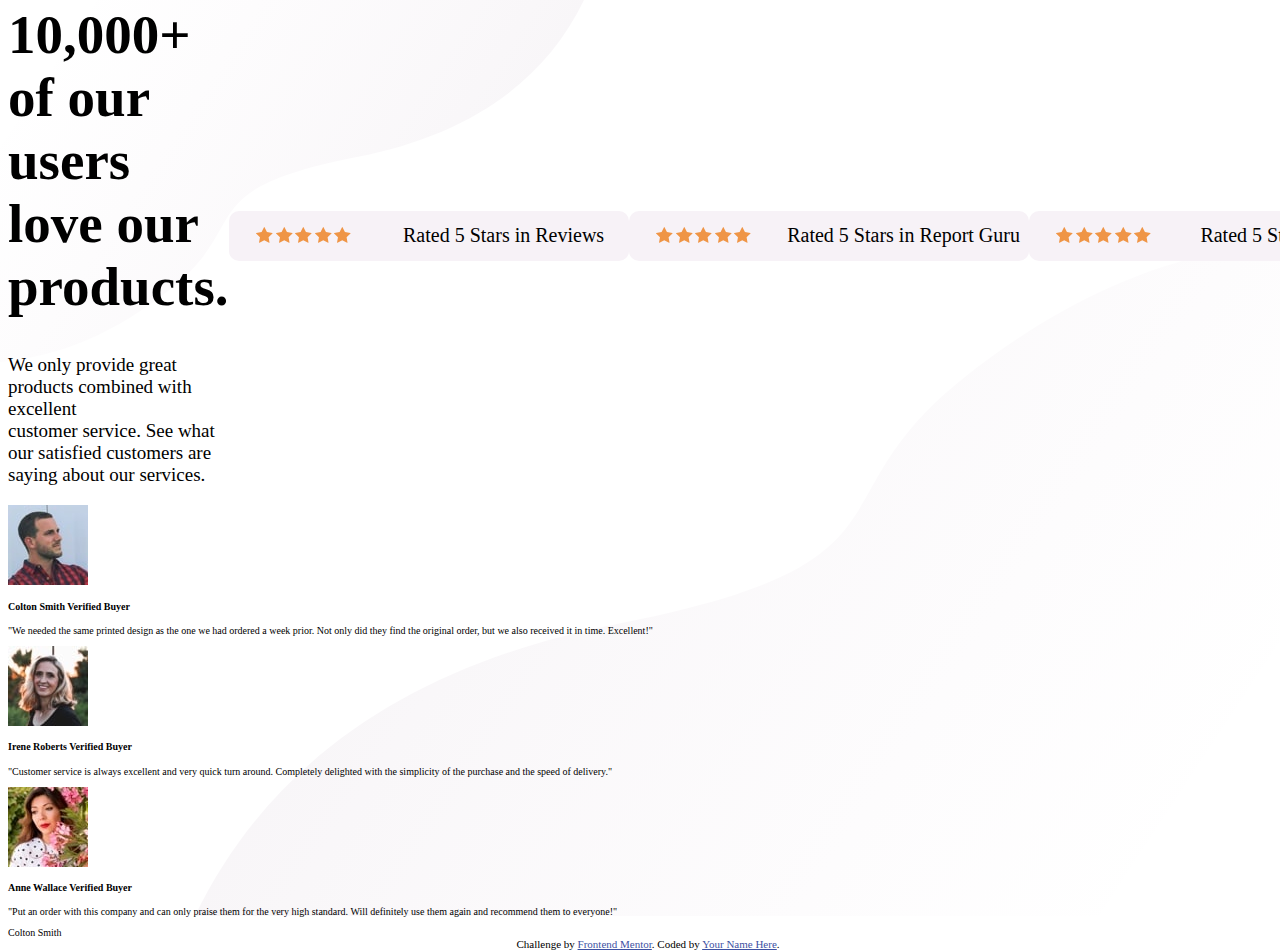
<file: FLEXBOX/index.html>
<!DOCTYPE html>
<html lang="en">
  <head>
    <meta charset="UTF-8" />
    <meta name="viewport" content="width=device-width, initial-scale=1.0" />
    <!-- displays site properly based on user's device -->
    <link rel="stylesheet" href="style.css">
    <link rel="preconnect" href="https://fonts.googleapis.com">
<link rel="preconnect" href="https://fonts.gstatic.com" crossorigin>
<link href="https://fonts.googleapis.com/css2?family=League+Spartan:wght@400;500;700&display=swap" rel="stylesheet"> 

    <link
      rel="icon"
      type="image/png"
      sizes="32x32"
      href="./images/favicon-32x32.png"
    />

    <title>Frontend Mentor | Social proof section</title>

    <!-- Feel free to remove these styles or customise in your own stylesheet 👍 -->
    <style>
      .attribution {
        font-size: 11px;
        text-align: center;
      }
      .attribution a {
        color: hsl(228, 45%, 44%);
      }
    </style>
  </head>

  <body>

    <div class="principal">
      <div class="textoprincipal">
        <h1>10,000+ of our <br> users love our <br> products.</h1>
        <p>We only provide great products combined with excellent <br> customer service.
          See what our satisfied customers are <br> saying about our services.</p>
      </div>
      <div class="clasificacion">
        <div class="estrellas estrella1">
          <div class="icon">
          <img src="./images/icon-star.svg" alt="">
          <img src="./images/icon-star.svg" alt="">
          <img src="./images/icon-star.svg" alt="">
          <img src="./images/icon-star.svg" alt="">
          <img src="./images/icon-star.svg" alt="">
        </div>
        <p>Rated 5 Stars in Reviews</p>
        </div>
        
      </div>
      <div class="clasificacion">
        <div class="estrellas estrella2">
          <div class="icon">
          <img src="./images/icon-star.svg" alt="">
          <img src="./images/icon-star.svg" alt="">
          <img src="./images/icon-star.svg" alt="">
          <img src="./images/icon-star.svg" alt="">
          <img src="./images/icon-star.svg" alt="">
        </div>
        <p>Rated 5 Stars in Report Guru</p>
        </div>
        
      </div>
      <div class="clasificacion">
        <div class="estrellas estrella3">
          <div class="icon">
          <img src="./images/icon-star.svg" alt="">
          <img src="./images/icon-star.svg" alt="">
          <img src="./images/icon-star.svg" alt="">
          <img src="./images/icon-star.svg" alt="">
          <img src="./images/icon-star.svg" alt="">
        </div>
        <p>Rated 5 Stars in BestTech</p>
        </div>
        
      </div>
    </div>

    <section class="testimonios">
      <div class="card">
        <div class="user">
          <img src="./images/image-colton.jpg" alt="">
          <h4>Colton Smith <span>Verified Buyer</span> </h4>
        </div>
        <p>"We needed the same printed design as the one we had ordered a week prior.
          Not only did they find the original order, but we also received it in time.
          Excellent!"</p>
      </div>
      <div class="card">
        <div class="user">
          <img src="./images/image-irene.jpg" alt="">
          <h4> Irene Roberts <span> Verified Buyer</span> </h4>
        </div>
        <p>"Customer service is always excellent and very quick turn around. Completely
          delighted with the simplicity of the purchase and the speed of delivery."</p>
      </div>
      <div class="card">
        <div class="user">
          <img src="./images/image-anne.jpg" alt="">
          <h4>Anne Wallace <span>Verified Buyer</span></h4>
        </div>
        <p>"Put an order with this company and can only praise them for the very high
          standard. Will definitely use them again and recommend them to everyone!"
      </p>
      </div>
    </section>




    

    
    
    
    
    
    
    Colton Smith 
    
    
    
    
    
    
    
    
    
    
    <div class="attribution">
      Challenge by
      <a href="https://www.frontendmentor.io?ref=challenge" target="_blank"
        >Frontend Mentor</a
      >. Coded by <a href="#">Your Name Here</a>.
    </div>
  </body>
</html>
</file>
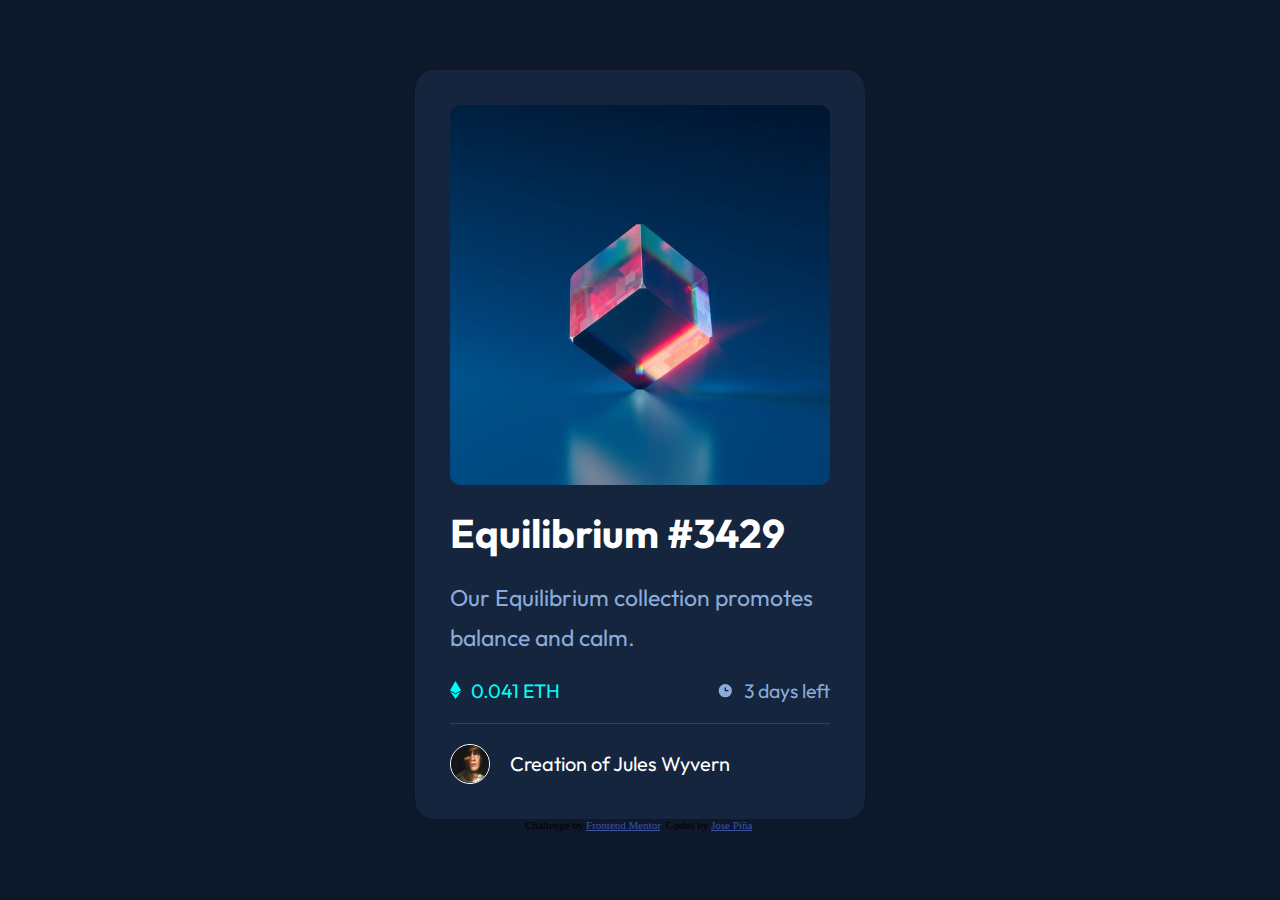
<file: NTF CARD/index.html>
<!DOCTYPE html>
<html lang="en">

<head>
  <meta charset="UTF-8">
  <meta name="viewport" content="width=device-width, initial-scale=1.0">
  <link rel="stylesheet" href="style.css">
  <!-- displays site properly based on user's device -->

  <link rel="icon" type="image/png" sizes="32x32" href="./images/favicon-32x32.png">

  <title>Frontend Mentor | NFT preview card component</title>

  <!-- Feel free to remove these styles or customise in your own stylesheet 👍 -->
  <style>
    .attribution {
      font-size: 11px;
      text-align: center;
    }

    .attribution a {
      color: hsl(228, 45%, 44%);
    }
  </style>
</head>

<body>

  <div class="card">
    <img src="./images/image-equilibrium.jpg" alt="image-equilibrium">
    <h1>Equilibrium #3429</h1>
    <p>Our Equilibrium collection promotes <br> balance and calm.</p>

    <div class="info">
      <div class="eth">
        <img src="./images/icon-ethereum.svg" alt="ETH">
        <h2>0.041 ETH</h2>
      </div>

      <div class="time">
        <img src="./images/icon-clock.svg" alt="icon-clock">
        <h2>3 days left</h2>
      </div>
    </div>

    <div class="line"></div>

    <div class="creator">
      <img src="./images/image-avatar.png" alt="image-avatar">
      <p>
          <span> Creation of
             </span>
         Jules Wyvern</p>
    </div>
  </div>
  <!-- Equilibrium #3429
  Our Equilibrium collection promotes balance and calm.
  0.041 ETH
  3 days left
  
  Creation of Jules Wyvern -->

  <div class="attribution">
    Challenge by <a href="https://www.frontendmentor.io?ref=challenge" target="_blank">Frontend Mentor</a>.
    Coded by <a href="#">Jose Piña</a>.
  </div>
</body>

</html>
</file>
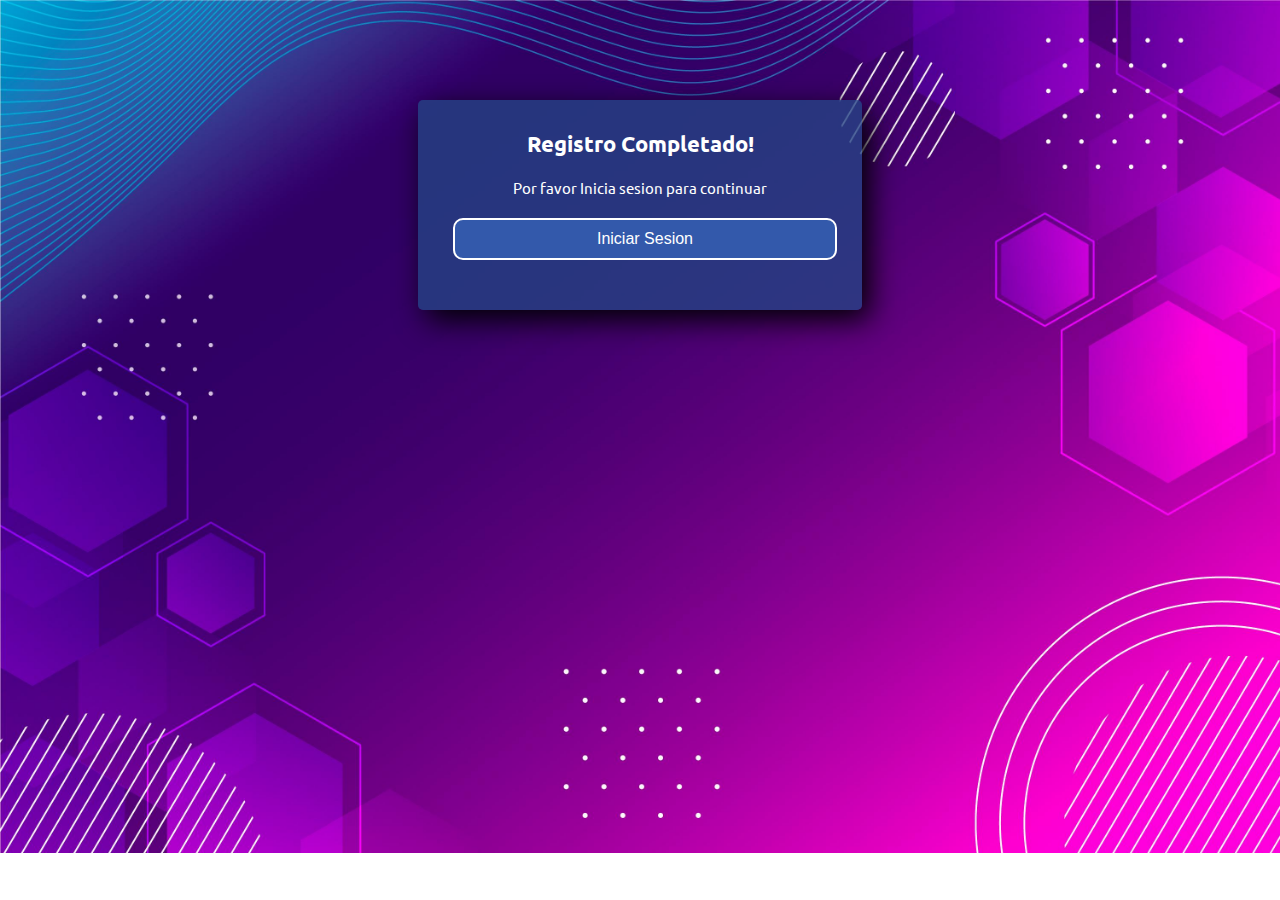
<file: completado.html>
<!DOCTYPE html>
<html lang="en">
<head>
    <meta charset="UTF-8">
    <meta http-equiv="X-UA-Compatible" content="IE=edge">
    <meta name="viewport" content="width=device-width, initial-scale=1.0">
    <link rel="preconnect" href="https://fonts.googleapis.com">
<link rel="preconnect" href="https://fonts.gstatic.com" crossorigin>
<link href="https://fonts.googleapis.com/css2?family=Ubuntu:wght@300&display=swap" rel="stylesheet">
    <link rel="stylesheet" type="text/css" href="./registro.css">
    <title>Registro Completado</title>
</head>
<body>

    <section class="form-completado">

        <h2>Registro Completado!</h2>

        <p>Por favor Inicia sesion para continuar</p>
        <form action="./login.html">
            <input class="boton" type="submit" value="Iniciar Sesion" >
        </form>
       
    </section>
    
</body>
</html>
</file>
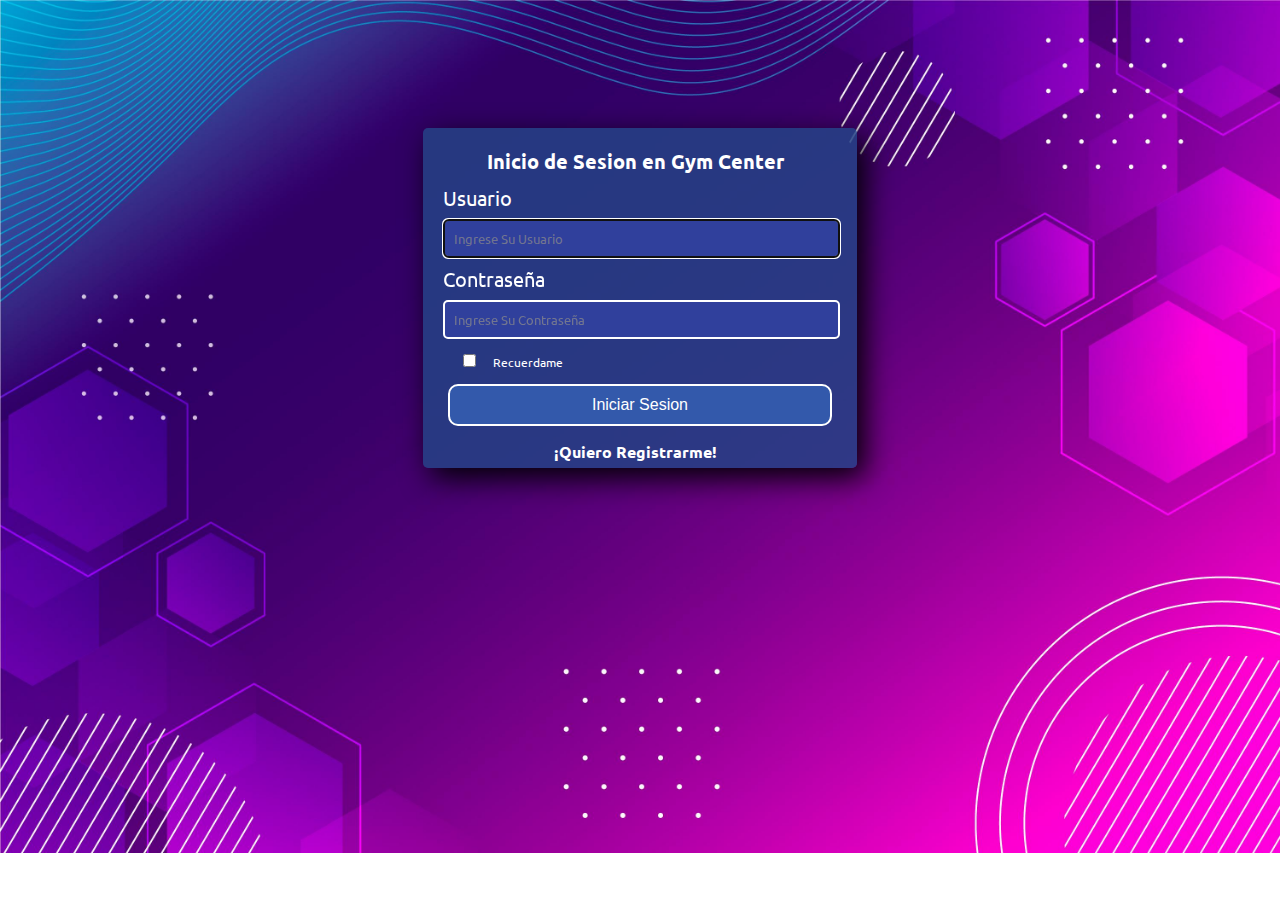
<file: login.html>
<!DOCTYPE html>
<html lang="en">
<head>
    <meta charset="UTF-8">
    <meta http-equiv="X-UA-Compatible" content="IE=edge">
    <meta name="viewport" content="width=device-width, initial-scale=1.0">
    <link rel="preconnect" href="https://fonts.googleapis.com">
<link rel="preconnect" href="https://fonts.gstatic.com" crossorigin>
<link href="https://fonts.googleapis.com/css2?family=Ubuntu:wght@300&display=swap" rel="stylesheet">
    <link rel="stylesheet" type="text/css" href="./registro.css">
    <title>Login</title>
</head>
<body>

    <section class="form-inicio">

        <form>
         <h2>Inicio de Sesion en Gym Center</h2>
            <p class="nombre-inputs">Usuario</p>
                <input class="inputs" type="text" name="usuario" id="usuario" placeholder="Ingrese Su Usuario" autofocus>
    
        <p class="nombre-inputs">Contraseña</p>
            <input class="inputs" type="password" name="contraseña" id="contraseña" placeholder="Ingrese Su Contraseña">
        </form>

        <input class="check" type="checkbox" name="check" id="check">
        <label for="check" class="terminos">Recuerdame</label>

        <form action="./index.html" >
            <input class="boton" type="submit" value="Iniciar Sesion" >
        </form>

        <p class="textoredireccion"><a href="./registro.html"><strong>¡Quiero Registrarme!</strong></a></p>
        
    
    </section>
    
</body>
</html>
</file>
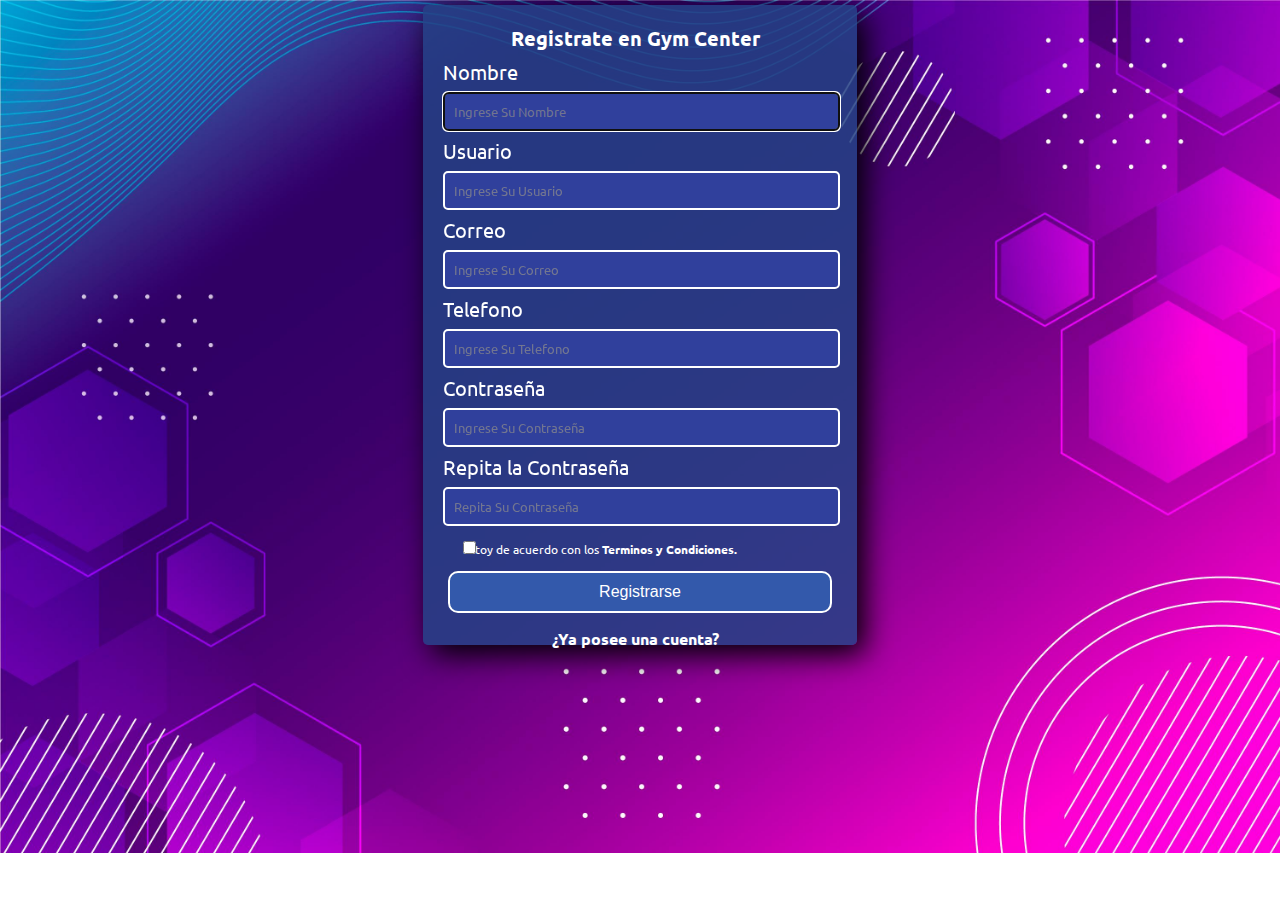
<file: registro.html>
<!DOCTYPE html>
<html lang="en">
<head>
    <meta charset="UTF-8">
    <meta http-equiv="X-UA-Compatible" content="IE=edge">
    <meta name="viewport" content="width=device-width, initial-scale=1.0">
    <link rel="preconnect" href="https://fonts.googleapis.com">
<link rel="preconnect" href="https://fonts.gstatic.com" crossorigin>
<link href="https://fonts.googleapis.com/css2?family=Ubuntu:wght@300&display=swap" rel="stylesheet">
    <link rel="stylesheet" type="text/css" href="./registro.css">
    <title>Registro</title>
</head>
<body>

    <section class="form-registro">
    
    <form class="formulario">
            <h2>Registrate en Gym Center</h2>
                
        <p class="nombre-inputs">Nombre</p>
            <input class="inputs" type="text" name="nombre" id="nombre" placeholder="Ingrese Su Nombre" autofocus>

        <p class="nombre-inputs">Usuario</p>
            <input class="inputs" type="text" name="usuario" id="usuario" placeholder="Ingrese Su Usuario" required>
    
        <p class="nombre-inputs">Correo</p>
            <input class="inputs" type="email" name="correo" id="correo" placeholder="Ingrese Su Correo" required>
    
        <p class="nombre-inputs">Telefono</p>
            <input class="inputs" type="number" name="numero" id="numero" placeholder="Ingrese Su Telefono">
    
        <p class="nombre-inputs">Contraseña</p>
            <input class="inputs" type="password" name="contraseña" id="contraseña" placeholder="Ingrese Su Contraseña" required>
    
        <p class="nombre-inputs">Repita la Contraseña</p>
            <input class="inputs" type="password" name="contraseña" id="contraseña" placeholder="Repita Su Contraseña" required>
    
        <input class="check" type="checkbox" name="check" id="check">
        <label for="check" class="terminos">Estoy de acuerdo con los <a href="./terminos.html"> Terminos y Condiciones.</a></label>

    </form>     
        
    <form action="./completado.html">
         <input class="boton" type="submit"  value="Registrarse" >
    </form>
        
        <p class="textoredireccion"><a href="./login.html"><strong>¿Ya posee una cuenta?</strong></a></p>
    
    </section>
    
</body>
</html>
</file>
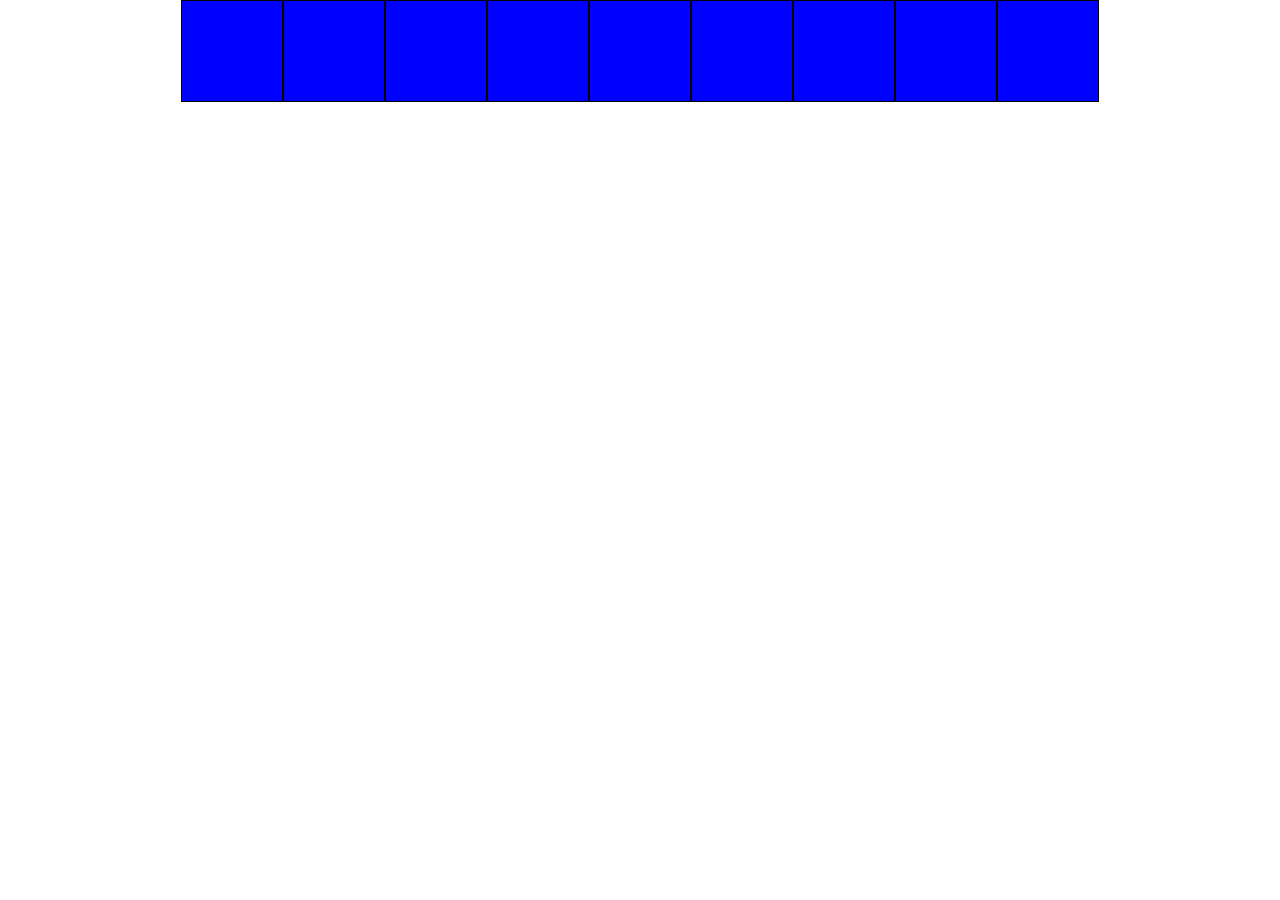
<file: suplementos.html>
<!DOCTYPE html>
<html lang="en">
<head>
    <meta charset="UTF-8">
    <meta http-equiv="X-UA-Compatible" content="IE=edge">
    <meta name="viewport" content="width=device-width, initial-scale=1.0">
    <link rel="stylesheet" href="estilo_suplemento.css">
    <title>Suplementos</title>
</head>
<body>
   <main class="container">
      <div></div>
      <div></div>
      <div></div>
      <div></div>
      <div></div>
      <div></div>
      <div></div>
      <div></div>
      <div></div>
   </main>


</body>
</html>
</file>
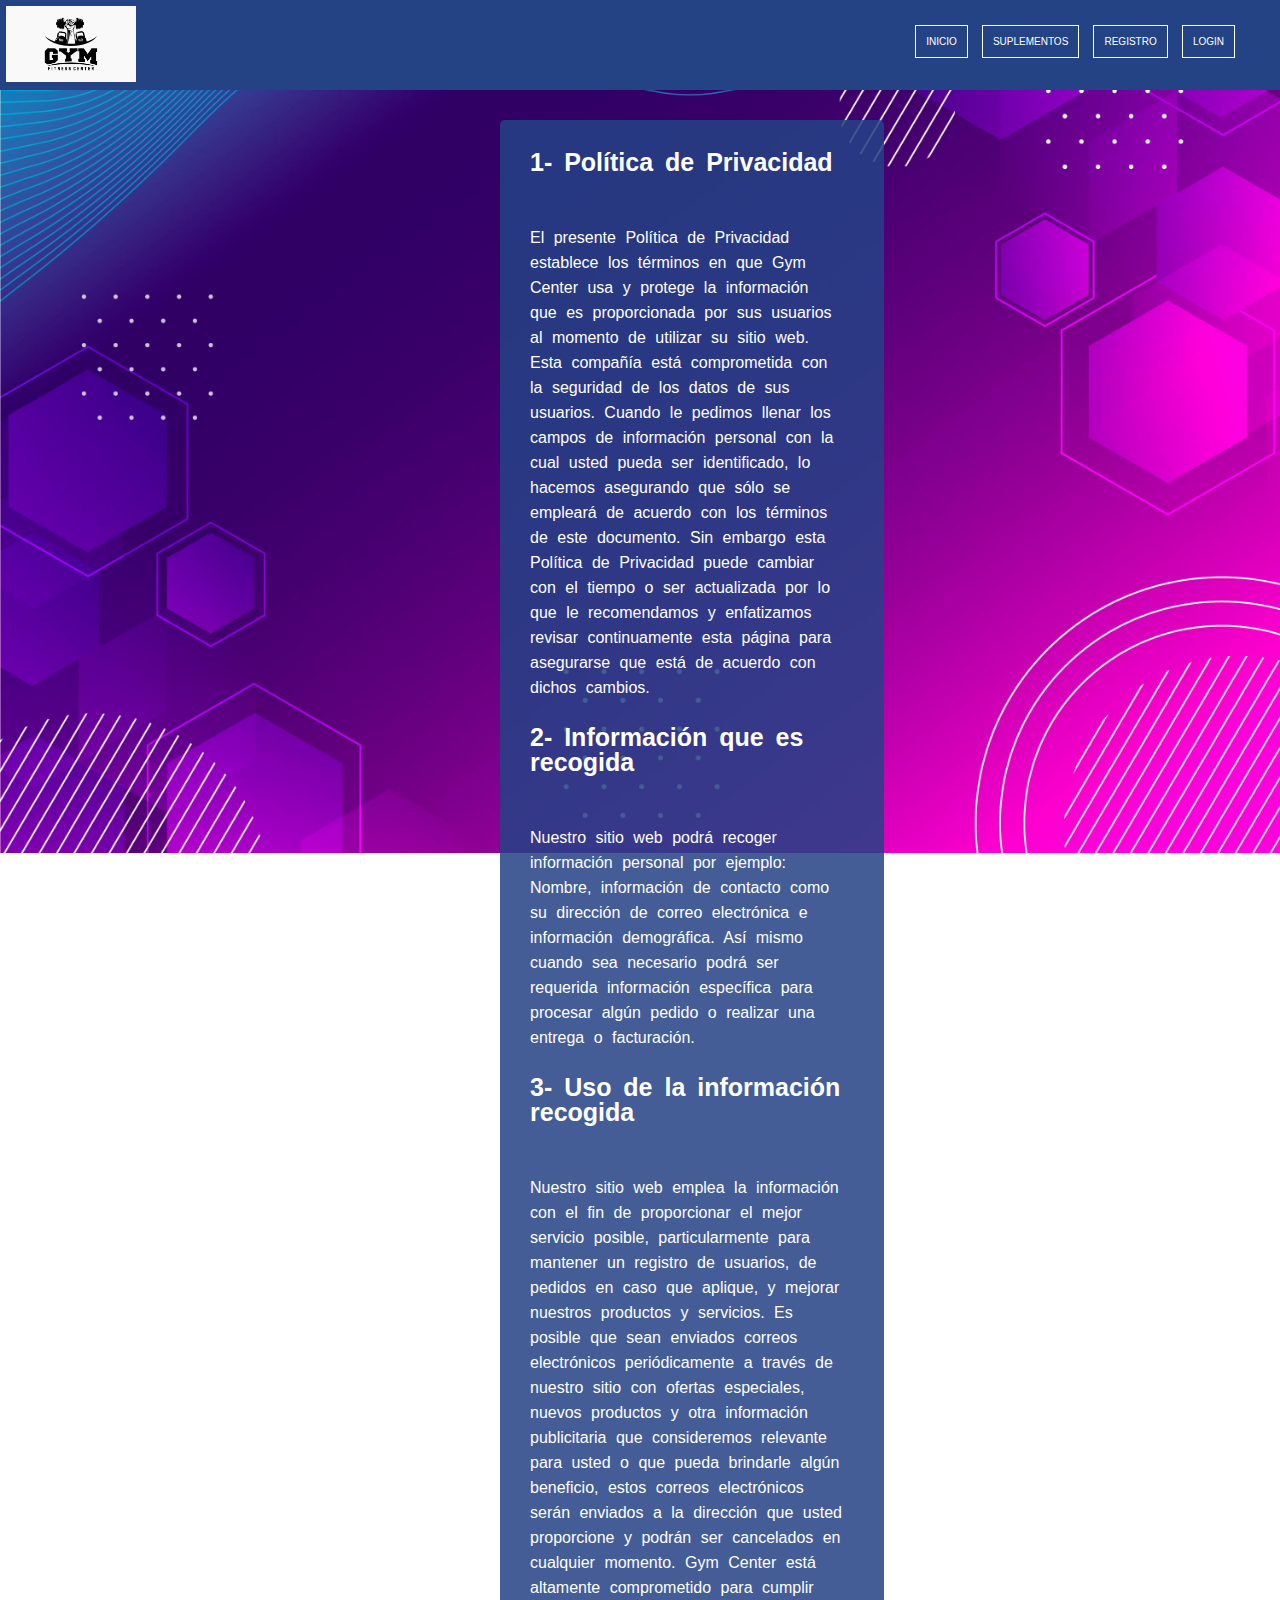
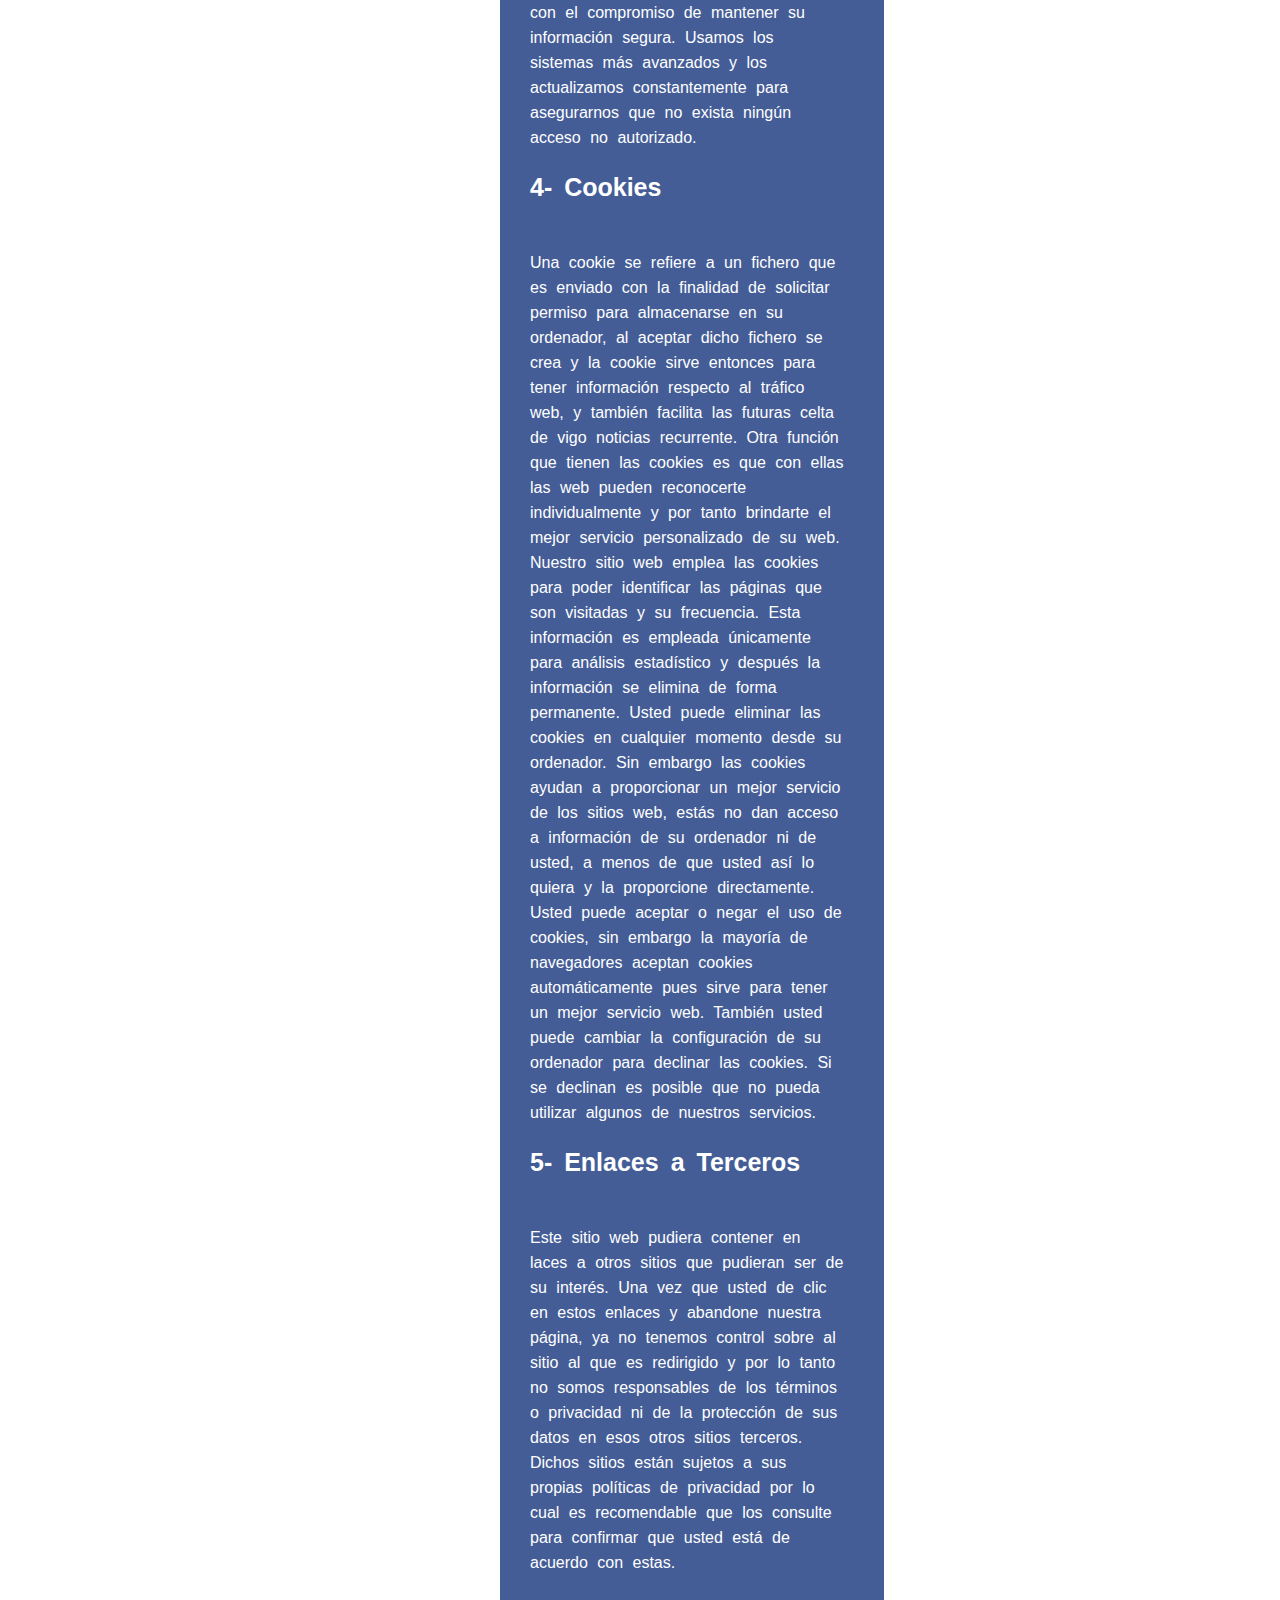
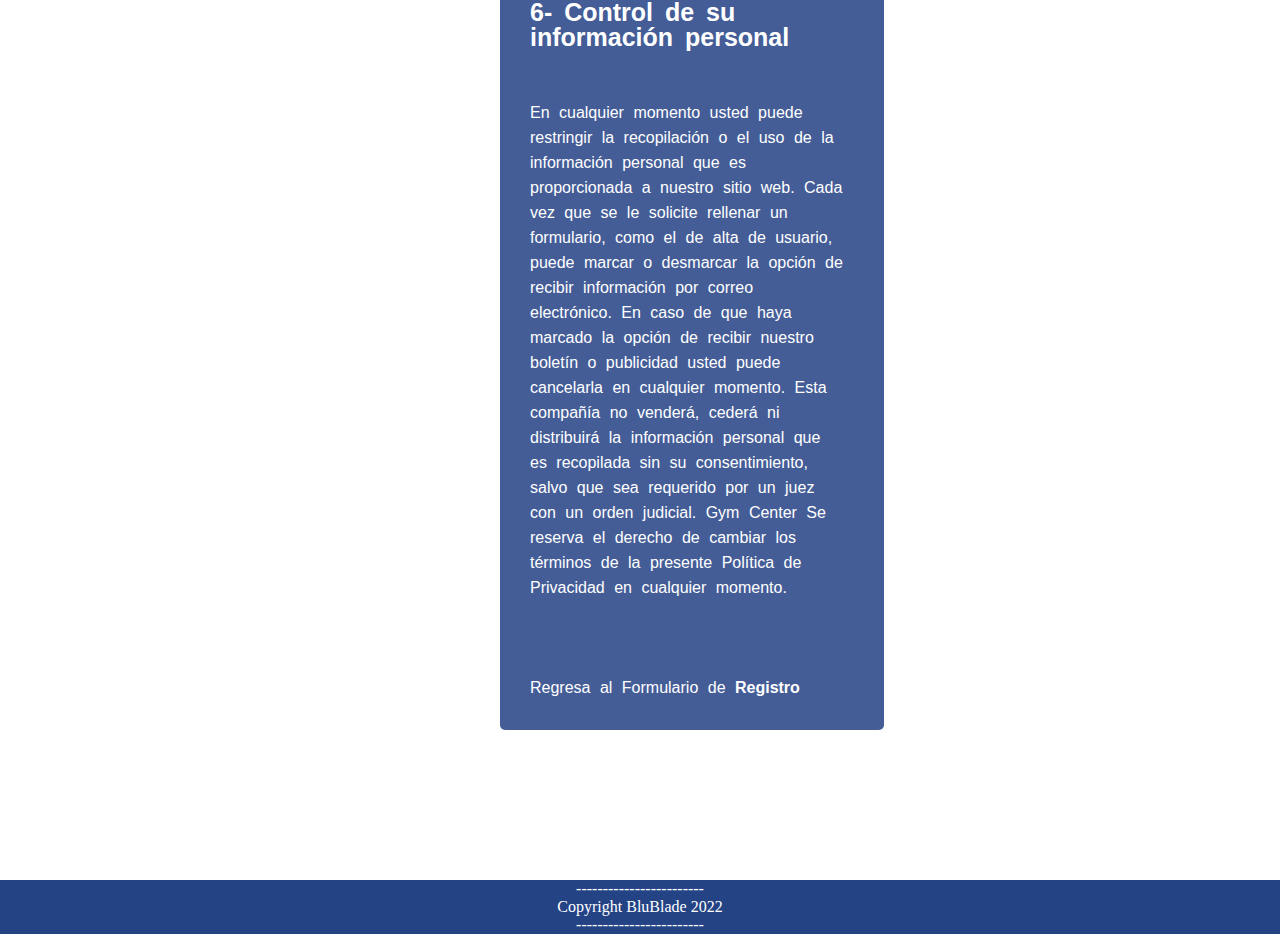
<file: terminos.html>
<!DOCTYPE html>
<html>
    <head>
        <meta charset="UTF-8"> <!--METADATOS UNIVERSALES-->
        <link rel="preconnect" href="https://fonts.googleapis.com">
<link rel="preconnect" href="https://fonts.gstatic.com" crossorigin>
<link href="https://fonts.googleapis.com/css2?family=Libre+Baskerville&family=Lobster&display=swap" rel="stylesheet">
        <link rel="stylesheet" type="text/css" href="./estilos.css">
    <title>
        Sport Nutrition
    </title>
        <body>       
            
 
         
        <header class="headerprin-condiciones">
    
        <div class="logoprin" > 
        <img src="./imagenessuplementos/logo.png" alt="logo principal" width="100%">
        </div>
         
        <nav id="navprin">

            <ul>
                <li><a href="./index.html">INICIO</a></li>
                <li><a href="./suplementos.html">SUPLEMENTOS</a></li>
                <li> <a href="./registro.html">REGISTRO</a></li>
                <li><a href="./login.html">LOGIN</a></li>
            </ul>
        </nav>   
        </header>
  
       
        <section class="condiciones">

            <p> 
                <p class="tamaño"><strong>1- Política de Privacidad</strong></p> 
                
                <br>
                <br>

                El presente Política de Privacidad establece los términos en que Gym Center usa y protege la información que es proporcionada por sus usuarios al momento de utilizar su sitio web. Esta compañía está comprometida con la seguridad de los datos de sus usuarios. Cuando le pedimos llenar los campos de información personal con la cual usted pueda ser identificado, lo hacemos asegurando que sólo se empleará de acuerdo con los términos de este documento. Sin embargo esta Política de Privacidad puede cambiar con el tiempo o ser actualizada por lo que le recomendamos y enfatizamos revisar continuamente esta página para asegurarse que está de acuerdo con dichos cambios.

                <br>
                <br>
                
                <p class="tamaño"><strong>2- Información que es recogida</strong></p> 

                <br>
                <br>
                
                Nuestro sitio web podrá recoger información personal por ejemplo: Nombre,  información de contacto como  su dirección de correo electrónica e información demográfica. Así mismo cuando sea necesario podrá ser requerida información específica para procesar algún pedido o realizar una entrega o facturación.

                <br>
                <br>

                <p class="tamaño"><strong>3- Uso de la información recogida</strong></p> 

                <br>
                <br>
                
                Nuestro sitio web emplea la información con el fin de proporcionar el mejor servicio posible, particularmente para mantener un registro de usuarios, de pedidos en caso que aplique, y mejorar nuestros productos y servicios.  Es posible que sean enviados correos electrónicos periódicamente a través de nuestro sitio con ofertas especiales, nuevos productos y otra información publicitaria que consideremos relevante para usted o que pueda brindarle algún beneficio, estos correos electrónicos serán enviados a la dirección que usted proporcione y podrán ser cancelados en cualquier momento.
                
                Gym Center está altamente comprometido para cumplir con el compromiso de mantener su información segura. Usamos los sistemas más avanzados y los actualizamos constantemente para asegurarnos que no exista ningún acceso no autorizado.
                
                <br>
                <br>

                <p class="tamaño"><strong>4- Cookies</strong></p> 

                <br>
                <br>
                
                Una cookie se refiere a un fichero que es enviado con la finalidad de solicitar permiso para almacenarse en su ordenador, al aceptar dicho fichero se crea y la cookie sirve entonces para tener información respecto al tráfico web, y también facilita las futuras celta de vigo noticias recurrente. Otra función que tienen las cookies es que con ellas las web pueden reconocerte individualmente y por tanto brindarte el mejor servicio personalizado de su web.
                
                Nuestro sitio web emplea las cookies para poder identificar las páginas que son visitadas y su frecuencia. Esta información es empleada únicamente para análisis estadístico y después la información se elimina de forma permanente. Usted puede eliminar las cookies en cualquier momento desde su ordenador. Sin embargo las cookies ayudan a proporcionar un mejor servicio de los sitios web, estás no dan acceso a información de su ordenador ni de usted, a menos de que usted así lo quiera y la proporcione directamente. Usted puede aceptar o negar el uso de cookies, sin embargo la mayoría de navegadores aceptan cookies automáticamente pues sirve para tener un mejor servicio web. También usted puede cambiar la configuración de su ordenador para declinar las cookies. Si se declinan es posible que no pueda utilizar algunos de nuestros servicios.

                <br>
                <br>
                
                <p class="tamaño"><strong>5- Enlaces a Terceros</strong></p> 

                <br>
                <br>
                
                Este sitio web pudiera contener en laces a otros sitios que pudieran ser de su interés. Una vez que usted de clic en estos enlaces y abandone nuestra página, ya no tenemos control sobre al sitio al que es redirigido y por lo tanto no somos responsables de los términos o privacidad ni de la protección de sus datos en esos otros sitios terceros. Dichos sitios están sujetos a sus propias políticas de privacidad por lo cual es recomendable que los consulte para confirmar que usted está de acuerdo con estas.

                <br>
                <br>
                 
                <p class="tamaño"><strong>6- Control de su información personal</strong></p> 

                <br>
                <br>
                
                En cualquier momento usted puede restringir la recopilación o el uso de la información personal que es proporcionada a nuestro sitio web.  Cada vez que se le solicite rellenar un formulario, como el de alta de usuario, puede marcar o desmarcar la opción de recibir información por correo electrónico.  En caso de que haya marcado la opción de recibir nuestro boletín o publicidad usted puede cancelarla en cualquier momento.
                
                Esta compañía no venderá, cederá ni distribuirá la información personal que es recopilada sin su consentimiento, salvo que sea requerido por un juez con un orden judicial.
                
                Gym Center Se reserva el derecho de cambiar los términos de la presente Política de Privacidad en cualquier momento.</p>

                <br>
                <br>
                <br>

            <p class="textoredireccion">Regresa al Formulario de <a href="./registro.html" style="text-decoration:none; color: white;"><strong> Registro</strong></a></p>       



        </section>


    <footer id="footer">
        <p>------------------------</p>
        <p>Copyright BluBlade 2022</p>
        <p>------------------------</p>
    </footer>


    
 
            

            
        </body>
        
    </head>
</html>


<!----->
</file>
<file: FLEXBOX/style.css>
html{
    font-size: 62.5%;
}

:root{
    --VeryDarkMagenta: hsl(300, 43%, 22%);
    --SoftPink: hsl(333, 80%, 67%);


    --DarkGrayishMagenta: hsl(303, 10%, 53%);
    --LightGrayishMagenta: hsl(300, 24%, 96%);
    --White: hsl(0, 0%, 100%);

    --font-family: 'League Spartan', sans-serif;
}

body{
    width: 100vw;
    height: 100vh;

    display: flex;
    justify-content: center;
    align-content: center;

    background-image: url(./images/bg-pattern-top-desktop.svg), url(./images/bg-pattern-bottom-desktop.svg);
    background-position: top left, bottom right ;
    background-repeat:  no-repeat;
    flex-direction: column;
    box-sizing: border-box;
}

/*TEXTO PRINCIPAL*/

.principal{

    width: 100%;
    display: flex;
    justify-content: space-around;
    align-items: center;
}

.textoprincipal{
    width: 40%;
}

.textoprincipal h1{
    font-size: 5.5rem;
}

.textoprincipal p{
    font-size: 1.9rem;
}

/*CLASIFICACION*/

.clasificacion{
    display: flex;
    width: 500px;
    justify-content: center;
    align-items: center;
    flex-direction: column;
    row-gap: 20px;
}

.estrellas{
    width: 400px;
    height: 50px;
    display: flex;
    justify-content: space-between;
    align-items: center;

    background-color: var(--LightGrayishMagenta);
    border-radius: 10px;
}

.estrella1{
    align-self: flex-start;
}

.estrella2{
    align-self: center;
}

.estrella3{
    align-self: flex-end;
}

.icon{
    text-align: left;
    width: 150px;
    text-align: center;


}

.estrellas p{
    width: 250px;
    text-align: center;
    font-size: 2rem;
}
</file>
<file: NTF CARD/style.css>
@import url("https://fonts.googleapis.com/css2?family=Outfit:wght@300;400;600&display=swap");

:root {
  /* ### Primary */
  --Softblue: hsl(215, 51%, 70%);
  --Cyan: hsl(178, 100%, 50%);

  /* ### Neutral */
  --mainBG: hsl(217, 54%, 11%);
  --cardBG: hsl(216, 50%, 16%);
  --Verydarkblue: hsl(215, 32%, 27%);
  --White: hsl(0, 0%, 100%);

  /* ### Font Family */

  --font: "Outfit", sans-serif;
}

* {
  padding: 0;
  margin: 0;

  box-sizing: border-box;
}
html {
  font-size: 62.5%;
}
body {
  width: 100vw;
  height: 100vh;

  display: flex;
  justify-content: center;
  align-items: center;

  flex-direction: column;

  background-color: var(--mainBG);
}

.card {
  width: 450px;
  height: auto;

  /* border: 1px solid white; */
  background-color: var(--cardBG);

  text-align: center;
  border-radius: 20px;

  font-family: var(--font);
  color: var(--White);

  padding: 35px;
}

.card > img {
  width: 100%;

  border-radius: 10px;
}

.card > h1 {
  text-align: left;
  margin: 20px 0;
  font-size: 4rem;
}

.card > p {
  text-align: left;
  line-height: 40px;
  color: var(--Softblue);
  font-size: 2.3rem;
}

.info{
    width: 100%;
    display: flex;
    justify-content: space-between;
    align-items: center;
    margin: 20px 0px;
}

.eth,
.time{
    display: flex;
    justify-content: center;
    align-items: center;
    gap: 10px;
    font-size: 1.3rem;
}

.eth h2{
    font-weight: 400;
    color: var(--Cyan)
}

.time h2{
    font-weight: 400;
    color: var(--Softblue);
}

.line{
    width: 100%;
    border-top: 1px solid var(--Verydarkblue);
}

.creator{
    width: 100%;
    display: flex;
    justify-content: flex-start;
    align-items: center;
    gap: 20px;
    margin-top: 20px;
}

.creator > img{

    
    width: 40px;
    border: 1px solid #fff;
    border-radius: 50%;

}

.creator > p{
    font-size: 2rem;
}

.creator > span {
    color: var(--Softblue);
}
</file>
<file: registro.css>
*{
    margin: 0;
    padding: 0;
}

body{
 background-image: url(./imagenessuplementos/fondo.jpg);
 background-repeat: no-repeat;
 background-size: 100%;
 
}

/** FORMULARIO DE REGISTRO **/

.form-registro{
    width: 30%;
    height: 600px;
    background-color:hwb(221 14% 48% / 0.856);
    padding: 20px 30px 20px 20px;
    margin: auto;
    margin-top: 5px;
    margin-bottom: 10px;
    border-radius: 5px;
    font-family: 'Ubuntu', sans-serif;
    box-shadow: 8px 10px 30px;

}

.form-registro h2{
    font-size: 20px;
    margin-bottom: 5px;
    text-align: center;
    color: white;

}

.form-registro .terminos{
    height: 30px;
    text-align: center;
    font-size: 12px;
    width: 100%;
    float: right;
    color: white;
    margin-top: 15px;
    margin-right: 35px;
    
    
}
.form-registro a{
    color: white;
    text-decoration: none;
}

.formulario{
    height: 500px;
}

/** INPUTS REGISTRO/INICIO **/

.inputs{
    width: 100%;
    background: rgb(48, 64, 156);
    padding: 9px 0px 9px 9px;
    border-radius: 5px;
    border: 2px solid white;
    font-family: 'Ubuntu', sans-serif;
    color: white;  
      
}

.inputs::placeholder { 
    color: #8d8b8bb9; }

/** BOTON DE REGISTRO/INICIO **/

.boton{
    width: 100%;
    border-radius: 10px;
    background: hwb(221 20% 33%);
    padding: 10px;
    color: white;
    margin: 0px 0px 10px 5px;
    font-size: 16px;
    border: 2px solid white;
   
}
.boton:hover{
    width: 100%;
    border-radius: 10px;
    background: hsl(236, 80%, 34%);
    padding: 10px;
    color: white;
    margin: 0px 0px 10px 5px;
    font-size: 16px;
    border: 2px solid white;

}

/** TEXTO POSEE CUENTA // QUIERE REGISTRARSE **/

.textoredireccion{
    text-align: center;
    margin-top: 5px;
}

/** CHECKBOX **/

.check{
    margin-top: 15px;
    margin-left: 20px;
    position: absolute;
 }


/** FORMULARIO DE INICIO **/

 .form-inicio{
    width: 30%;
    height: 300px;
    background-color:hwb(221 14% 48% / 0.856);
    padding: 20px 30px 20px 20px;
    margin: auto;
    margin-top: 10%;
    margin-bottom: 10px;
    border-radius: 5px;
    font-family: 'Ubuntu', sans-serif;
    box-shadow: 8px 10px 30px
 }

.form-inicio a{
    color: white;
    text-decoration: none;
}

.form-inicio h2{
    font-size: 20px;
    margin-bottom: 10px;
    text-align: center;
    color: white;
}

.form-inicio .terminos{
    height: 30px;
    font-size: 12px;
    float: left;
    color: white;
    margin-top: 15px;
    margin-left: 50px;
}

.form-inicio .check{
    margin-top: 15px;
    margin-left: 20px;
    position: absolute;
}

/** FORMULARIO DE REGISTRO COMPLETADO **/

.form-completado{
    width: 30%;
    height: 150px;
    background-color:hsla(221, 57%, 33%, 0.795);
    padding: 30px;
    margin: auto;
    margin-top: 100px;
    border-radius: 5px;
    font-family: 'Ubuntu', sans-serif;
    box-shadow: 8px 10px 30px;
 }

 .form-completado p{
    height: 40px;
    text-align: center;
    font-size: 15px;
    width: 100%;
    color: white;

}
.form-completado a{
    color: white;
    text-decoration: none;
}

.form-completado h2{
    font-size: 22px;
    margin-bottom: 20px;
    text-align: center;
    color: white;
}

/** NOMBRE DE INPUTS INICIO Y REGISTRO **/

.form-registro .nombre-inputs{
    
    margin-bottom: 7px;
    margin-top: 7px;
    font-family: 'Ubuntu', sans-serif;
    color: white;
    font-size: 20px;
    
}
.form-inicio .nombre-inputs{
    
    margin-bottom: 8px;
    margin-top: 8px;

    font-family: 'Ubuntu', sans-serif;
    color: white;
    font-size: 20px;
    
}

.terminos a{
    color: white;
    font-weight: bold;
}
</file>
<file: estilo_suplemento.css>
/*p:first-child{
    color: red;
}*/

/*p:nth-child(2){
    color: blue;
}*/

/*p:nth-child(2n + 1){
    color: blue;
}*/

/*:root{
    --color-Primario: #cdf7f6;
    --color-Secundario: #8fb8de;
    --color-terciario: #9a94bc;

    --fuente-primaria: 30px;
    --fuente-secundaria: 20px;
    --fuente-terciaria: 30px;
}

.titulo{
    background-color: var(--color-Primario);
}

.art-1{
    color: var(--color-Secundario);
    font-size: var(--fuente-primaria);
}

.art-2{
    background-color: var(--color-Secundario);
    font-size: var(--fuente-primaria);
}*/

/*.boton:active{
    color: red;
    border: 2px solid red;
}

/*p::first-line{
    background-color: red;
    color:white;
    }

p::first-letter{
    font-size: xx-large;
    color:black;
    font-family: 'Gill Sans', 'Gill Sans MT', Calibri, 'Trebuchet MS', sans-serif;
}

p::before{
    content: "Hola Buenas";
    color: green;
}

p::after{
    content: "Hola Buenas";
    color: green;
}

p::selection{
    color: aqua;
}

body p{
    color: white;
}

body{
    /*background-image: url(https://images.pexels.com/photos/4753879/pexels-photo-4753879.jpeg?auto=compress&cs=tinysrgb&w=1260&h=750&dpr=1);
    /*background-size: 100% auto;
    background-size: cover;
    background-repeat: no-repeat;
    background-position: center;
    background-attachment: fixed;*/

    /*background-image: linear-gradient(45deg, red, blue, coral 80%);

    background-image: radial-gradient(circle at right bottom,red, blue);

}*/

*{
    padding: 0;
    margin: 0;
}
body{
    width: 100vw;
    height: 100vh;
    /*display: flex;
    justify-content: center;
    align-items: center;*/
}

/*main{
    display: flex;
    flex-direction: row-reverse;
}

section{
    width: 300px;
    height: auto;
    background-color: red;
    margin: 20px;

 }*/

.container{
    width: 100%;
    height: 600px;
    display: flex;
    /*flex-direction: column;*/
    justify-content: center;
    flex-wrap: wrap;

    /*SOLO FUNCIONA CON LOS ELEMENTOS FELIXBLES POR LINEAS*/
    align-content: space-between;

}

.container div{
    width: 100px;
    height: 100px;
    background-color: blue;
    border: 1px solid;
}

/*FLEX GROW
.container div:nth-child(3){
    flex-grow: 1;
}*/

/*FLEX shrink*/
.container div:nth-child(3){
    flex-shrink: 1;
}
</file>
<file: estilos.css>
*{
    margin: 0;
    padding: 0;
    box-sizing: border-box;
}

body{
    background-image: url(./imagenessuplementos/fondo.jpg);
 background-repeat: no-repeat;
 background-attachment: fixed;
 background-size: 100%;
}

.headerprin{
    position: fixed;
    top: 0;
    width: 100%;
    height: 90px;
    background: hsl(221, 57%, 33%);
  font-family: 'Libre Baskerville', serif;
  font-size: 15px;
  

}
.logoprin{
    float: left; 
    margin: 6px;
    width: 130px;
}

#banner{
    width: 100%;
    height: 700px;
 
}
#banner img{
    width: 100%;
    height: auto;
    
}

#navprin{
    padding: 25px;
    margin-right: 20px;
    float: right;
}

#navprin li{
     
    display: inline-block; 
    padding-right: 5px;  
    list-style: none;
    border: 1px solid white;
    padding: 10px;
    margin-left: 10px;
    font-size: 10px;
    
    
}

#navprin li:hover{
    background-color: hwb(221 1% 2% / 0.795);
}

#navprin li a{
    color:white;
    text-decoration: none;

}

#navprin li i{
    color:white;
    text-decoration: none;
    font-size: 10px;
}

.ocultar{
    display: none;
    position: absolute;

}

.ocultar:hover{
    display: block;
}






#footer{
    background: hsl(221, 57%, 33%); 
    text-align: center; 
    color: white;
}

#asideprin{
    
    width: 50%;
    float: right;
    padding-top: 100px; 
    

}

#asideprin p{
    margin-top: 10px;
}



#asideprin img{

    width: 300px;
    margin: 50px 0px 50px 25%;

}


.imgarticle{

    margin-top: 35px;
    width: 50%;
    height: 150px;
    margin-left: 30%;
    margin-right: 30%;
    margin-bottom: 20px;
}

.articleprin{
   
    width: 23%;
    margin: 5px 4px 5px 15px;
    height: auto;
    display: inline-block;
    border: 1px solid black;
    padding: 4px;
    text-align: center;
    background-color: white;
   
}

.articleprin h1{
    text-align: center;
    margin-top: 10px;
}

#main{
    width: 100%;
}


.imgarticle1{

   
    width: 100%;
    height: auto;
  
}

.textoprincipal{
    
    
    color: black;
  
}

.condiciones{
    width: 30%;
    height: auto;
    background-color:hwb(221 14% 48% / 0.856);
    padding: 30px 40px 30px 30px;
    margin: 30px 150px 150px 500px;
    border-radius: 5px;
    font-family: 'Ubuntu', sans-serif;
    color: white;
    line-height: 25px;
    word-spacing: 5px;
}

.condiciones .tamaño{
    font-size: 25px;
}

.headerprin-condiciones{
    top: 0;
    width: 100%;
    height: 90px;
  background: hsl(221, 57%, 33%);
  font-family: 'Ubuntu', sans-serif;
  font-size: 15px;
}
</file>
